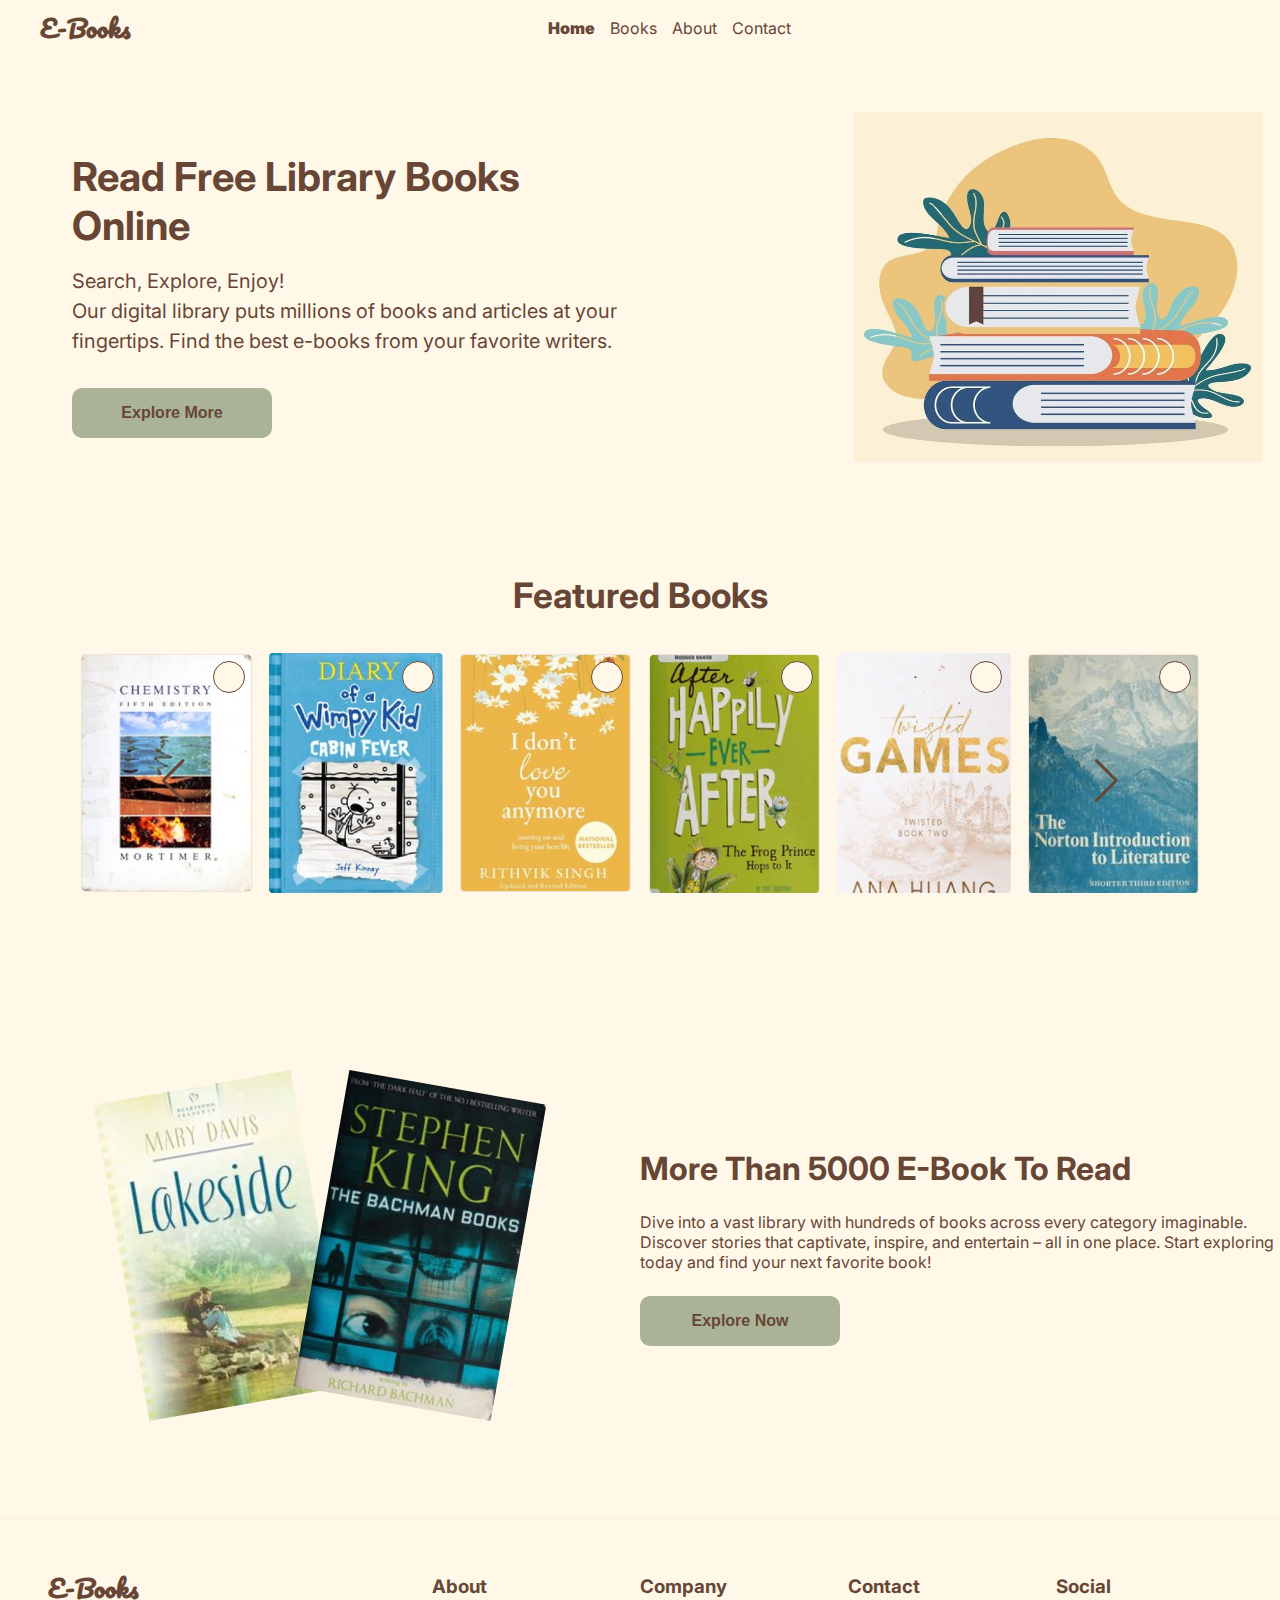
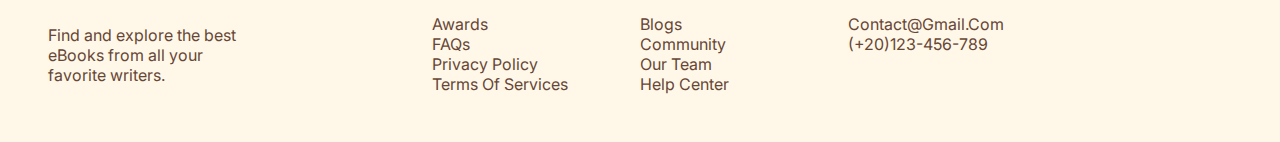
<file: index.html>
<!DOCTYPE html>
<html lang="en">

<head>
    <meta charset="UTF-8">
    <meta name="viewport" content="width=device-width, initial-scale=1.0">
    <title>E-Book library</title>
    <link rel="stylesheet" href="https://cdnjs.cloudflare.com/ajax/libs/font-awesome/6.6.0/css/all.min.css"
        integrity="sha512-Kc323vGBEqzTmouAECnVceyQqyqdsSiqLQISBL29aUW4U/M7pSPA/gEUZQqv1cwx4OnYxTxve5UMg5GT6L4JJg=="
        crossorigin="anonymous" referrerpolicy="no-referrer" />
    <link rel="preconnect" href="https://fonts.googleapis.com">
    <link rel="preconnect" href="https://fonts.gstatic.com" crossorigin>
    <link
        href="https://fonts.googleapis.com/css2?family=Inter:ital,opsz,wght@0,14..32,100..900;1,14..32,100..900&family=Pacifico&display=swap"
        rel="stylesheet">

    <link rel="stylesheet" href="https://cdn.jsdelivr.net/npm/swiper@11/swiper-bundle.min.css" />

    <link rel="stylesheet" href="./css/style.css">
</head>

<body>
    <header class="header" id="header">
        <nav class="nav">
            <h2 class="nav__title">E-Books</h2>
            <!-- <div class="nav__hamburger">
                <div class="line"></div>
                <div class="line"></div>
                <div class="line"></div>
            </div> -->
            <div class="nav__menu">
                <ul class="nav__list">
                    <li class="nav__item"> <a class="active" href="#">Home</a></li>
                    <li class="nav__item"> <a href="./html/categories.html">Books</a></li>
                    <li class="nav__item"> <a href="#">About</a></li>
                    <li class="nav__item"> <a href="#">Contact</a></li>
                </ul>
            </div>
            <div class="nav__actions">
                <i class="fa-solid fa-magnifying-glass search-button" id="search-button"></i>
                <i class="fa-regular fa-heart favorite-button" id="favorite-button"></i>
                <i class="fa-solid fa-user login-button" id="login-button"></i>
                <!-- <button class="header__button" onclick="document.location = './htmlPages/login.html'">login</button> -->
            </div>
        </nav>
    </header>

    <div class="search" id="search-content">
        <form action="" class="search__form">
            <input class="search__input" type="search" placeholder="What are you looking for?">
            <i class="fa-solid fa-magnifying-glass search__icon"></i>
        </form>
        <i class="fa-solid fa-xmark search__close" id="search-close"></i>
    </div>


    <main class="main">
        <div class="home" id="home">
            <div class="home__container">
                <div class="home__data">
                    <h2 class="home__title">read free library books online</h2>
                    <p class="home__description">
                        Search, Explore, Enjoy! <br>
                        Our digital library puts millions of books
                        and articles at your fingertips. Find the 
                        best e-books from your favorite writers.
                    </p>
                    <button class="home-button">
                        <a href="./html/categories.html">Explore More</a>
                    </button>
                </div>
                <div class="home__image">
                    <img src="./images/home-img.jpg" alt="">
                </div>
            </div>
        </div>
        <!-- <div class="services">
            <div class="services__container">
                <div class="services__card">
                    <i class="fa-solid fa-truck"></i>
                    <h3 class="services__title">Free Shipping</h3>
                    <p class="services__description">Order More Than $100</p>
                </div>
                <div class="services__card">
                    <i class="fa-solid fa-lock"></i>
                    <h3 class="services__title">Secure Payment</h3>
                    <p class="services__description">100% Secure Payment</p>
                </div>
                <div class="services__card">
                    <i class="fa-solid fa-headset"></i>
                    <h3 class="services__title">24/7 Support</h3>
                    <p class="services__description">Call Us Anytime</p>
                </div>
            </div>
        </div> -->
        <div class="featured" id="featured">
            <h2 class="featured__title">Featured Books</h2>
            <div class="featured__container">
                <div class="featured__swiper swiper">
                    <div class="swiper-wrapper">
                        <div class="featured__card swiper-slide">
                            <img src="images/book1.png" alt="Book-img" class="featured__img">
                            <div class="book-favorite">
                                <i class="fa-regular fa-heart"></i>
                            </div>
                        </div>
                        <div class="featured__card swiper-slide">
                            <img src="images/book2.png" alt="Book-img" class="featured__img">
                            <div class="book-favorite">
                                <i class="fa-regular fa-heart"></i>
                            </div>
                        </div>
                        <div class="featured__card swiper-slide">
                            <img src="images/book3.png" alt="Book-img" class="featured__img">
                            <div class="book-favorite">
                                <i class="fa-regular fa-heart"></i>
                            </div>
                        </div>
                        <div class="featured__card swiper-slide">
                            <img src="images/book4.png" alt="Book-img" class="featured__img">
                            <div class="book-favorite">
                                <i class="fa-regular fa-heart"></i>
                            </div>
                        </div>
                        <div class="featured__card swiper-slide">
                            <img src="images/book5.png" alt="Book-img" class="featured__img">
                            <div class="book-favorite">
                                <i class="fa-regular fa-heart"></i>
                            </div>
                        </div>
                        <div class="featured__card swiper-slide">
                            <img src="images/book6.png" alt="Book-img" class="featured__img">
                            <div class="book-favorite">
                                <i class="fa-regular fa-heart"></i>
                            </div>
                        </div>
                        <div class="featured__card swiper-slide">
                            <img src="images/book7.png" alt="Book-img" class="featured__img">
                            <div class="book-favorite">
                                <i class="fa-regular fa-heart"></i>
                            </div>
                        </div>
                        <div class="featured__card swiper-slide">
                            <img src="images/book8.png" alt="Book-img" class="featured__img">
                            <div class="book-favorite">
                                <i class="fa-regular fa-heart"></i>
                            </div>
                        </div>
                        <div class="featured__card swiper-slide">
                            <img src="images/book9.png" alt="Book-img" class="featured__img">
                            <div class="book-favorite">
                                <i class="fa-regular fa-heart"></i>
                            </div>
                        </div>
                    </div>
                </div>
            </div>
                <div class="swiper-button-prev">
                    <i class="fa-solid fa-chevron-left"></i>
                </div>
                <div class="swiper-button-next">
                    <i class="fa-solid fa-chevron-right"></i>
                </div>
        </div>
        <div class="explore" id="explore">
            <div class="explore__container">
                <div class="explore__images">
                    <img src="images/book11.png" alt="" class="explore__img-1">
                    <img src="images/book9.png" alt="" class="explore__img-2">
                </div>
                <div class="explore__data">
                    <h2 class="explore__title">
                        More Than 5000 e-book to read
                    </h2>
                    <p class="explore__description">
                        Dive into a vast library with hundreds of books across every category imaginable.
                        Discover stories that captivate, inspire, and entertain – all in one place.
                        Start exploring today and find your next favorite book!
                    </p>
                    <button  class="explore-button">
                        <a href="./html/categories.html">Explore Now</a>
                    </button>
                </div>
            </div>
        </div>
    </main>

    <footer class="footer">
        <div class="footer_container">
            <h2 class="footer__title">E-Books</h2>
            <p class="footer__description">
                Find and explore the best <br>
                eBooks from all your <br>
                favorite writers.
            </p>
        </div>
        <div class="footer__data">
            <h3 class="footer__subtitle">About</h3>
            <ul class="footer__links">
                <li> <a class="footer__link" href="#">Awards</a></li>
                <li> <a class="footer__link" href="#">FAQs</a></li>
                <li> <a class="footer__link" href="#">Privacy policy</a></li>
                <li> <a class="footer__link" href="#">Terms of Services</a></li>
            </ul>
        </div>
        <div class="footer__data">
            <h3 class="footer__subtitle">Company</h3>
            <ul class="footer__links">
                <li> <a class="footer__link" href="#">Blogs</a></li>
                <li> <a class="footer__link" href="#">Community</a></li>
                <li> <a class="footer__link" href="#">Our Team</a></li>
                <li> <a class="footer__link" href="#">Help Center</a></li>
            </ul>
        </div>
        <div class="footer__data">
            <h3 class="footer__subtitle">Contact</h3>
            <ul class="footer__links">
                <li> <a class="footer__link" href="#">contact@gmail.com</a></li>
                <li> <a class="footer__link" href="#">(+20)123-456-789</a></li>
            </ul>
        </div>
        <div class="footer__data">
            <h3 class="footer__subtitle">Social</h3>
            <div class="footer__social">
                <i class="fa-brands fa-facebook"></i>
                <i class="fa-brands fa-twitter"></i>
                <i class="fa-brands fa-instagram"></i>
                <i class="fa-brands fa-linkedin"></i>
            </div>
        </div>
    </footer>

    <script src="https://cdn.jsdelivr.net/npm/swiper@11/swiper-bundle.min.js"></script>
    <script src="./js/main.js"></script>
</body>

</html>
</file>
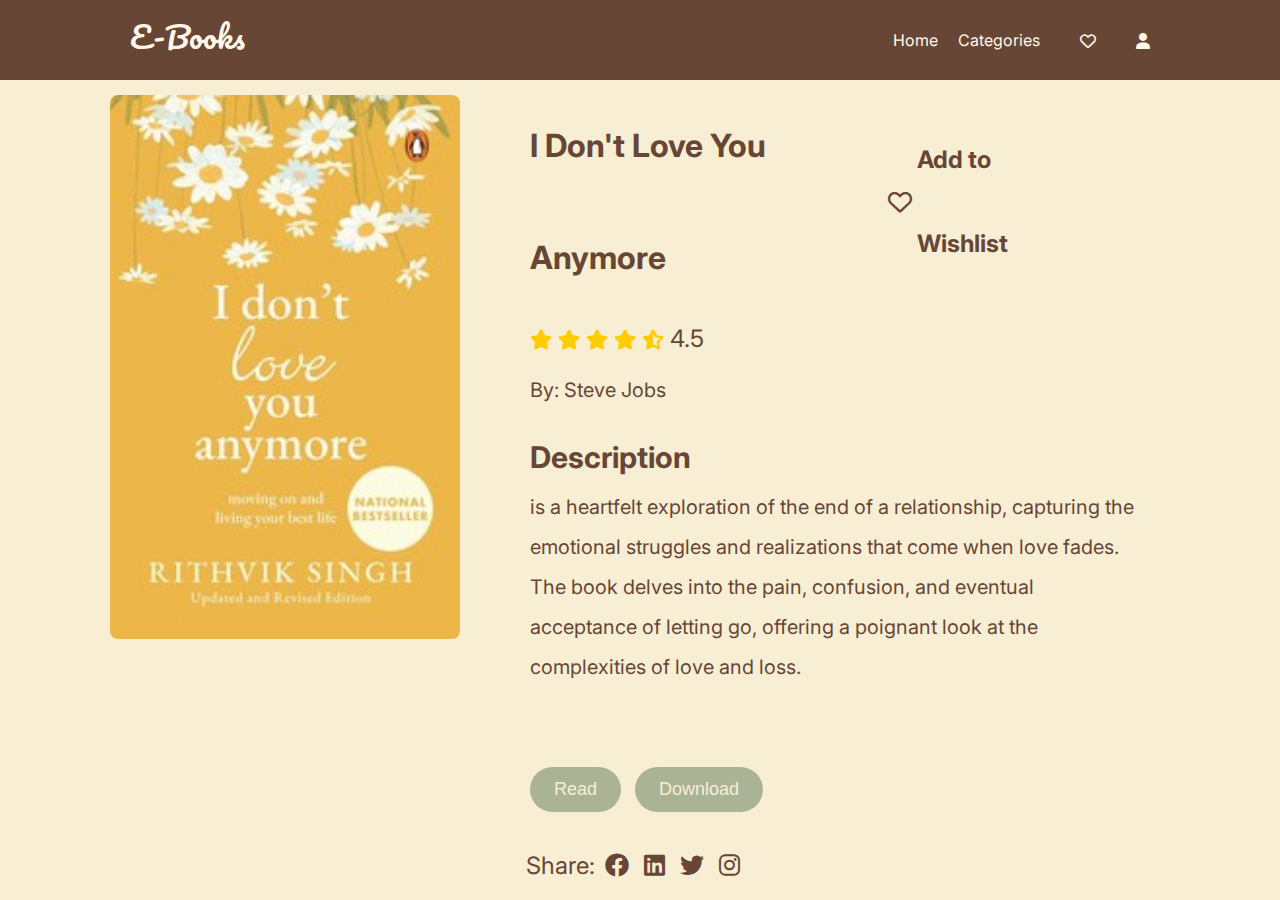
<file: html/book.html>
<!DOCTYPE html>
<html lang="en">
<head>
    <meta charset="UTF-8">
    <meta name="viewport" content="width=device-width, initial-scale=1.0">
    <title>Document</title>

    <link rel="stylesheet" href="https://cdnjs.cloudflare.com/ajax/libs/font-awesome/6.0.0-beta3/css/all.min.css">
    <link rel="stylesheet" href="../cssPages/book.css">
    <link rel="preconnect" href="https://fonts.googleapis.com">
    <link rel="preconnect" href="https://fonts.gstatic.com" crossorigin>
    <link href="https://fonts.googleapis.com/css2?family=Inter:ital,opsz,wght@0,14..32,100..900;1,14..32,100..900&display=swap" rel="stylesheet">
    <link rel="preconnect" href="https://fonts.googleapis.com">
    <link rel="preconnect" href="https://fonts.gstatic.com" crossorigin>
    <link href="https://fonts.googleapis.com/css2?family=Inter:ital,opsz,wght@0,14..32,100..900;1,14..32,100..900&family=Pacifico&display=swap" rel="stylesheet">
</head>
<body>
<div class="header">

    <div class="header__logo">E-Books</div>

    <div class="header__hamburger">
        <div class="line"></div>
        <div class="line"></div>
        <div class="line"></div>
    </div>
    <div class="header__nav">
        <ul class="header__ul">
            <li> <a href="home.html"> Home</a></li>
                <li> <a href="categories.html">Categories</a></li>
                <li class="header__icons"><a href="book.html"><i class="fa-regular fa-heart"></i></a></li>
                <li class="header__icons"> <a href="profile.html"><i class="fa-solid fa-user"></i></a></li>

        </ul>
    </div>
</div>
<div class="book-details-page">
    <div class="container">
        <div class="book-details-page__image">
            <img src="../images/book3.jpg" alt="Book Image">
        </div>
        <div class="book-details-page__info">
            <h1 class="book-details-page__title">
                I Don't Love You Anymore
                <div class="book-details-page__wishlist">
                    <i class="fa-regular fa-heart"></i>
                    <span>Add to Wishlist</span>
                </div>
            </h1>
            <div class="book-details-page__rating">
                <i class="fas fa-star"></i>
                <i class="fas fa-star"></i>
                <i class="fas fa-star"></i>
                <i class="fas fa-star"></i>
                <i class="fas fa-star-half-alt"></i>
                <span> 4.5</span>
            </div>
            <div class="book-details-page__author">
                By: Steve Jobs
            </div>
            <div class="book-details-page__description">
                <h2>Description</h2>
                is a heartfelt exploration of the end of a relationship, capturing the emotional struggles and
                realizations
                that come when love fades. The book delves into the pain, confusion, and eventual acceptance of letting
                go,
                offering a poignant look at the complexities of love and loss.
            </div>
            <div class="book-details-page__actions">
                <button class="book-details-page__button book-details-page__button--read">Read</button>
                <button class="book-details-page__button book-details-page__button--download">Download</button>
            </div>
        </div>
    </div>
    <div class="book-details-page__social-share">
        <span>Share:</span>
        <a href="#" class="book-details-page__social-share-link"><i class="fab fa-facebook"></i></a>
        <a href="#" class="book-details-page__social-share-link"><i class="fab fa-linkedin"></i></a>
        <a href="#" class="book-details-page__social-share-link"><i class="fab fa-twitter"></i></a>
        <a href="#" class="book-details-page__social-share-link"><i class="fab fa-instagram"></i></a>
    </div>
</div>
<script src="../jsPages/book.js"></script>
</body>
</html>
</file>
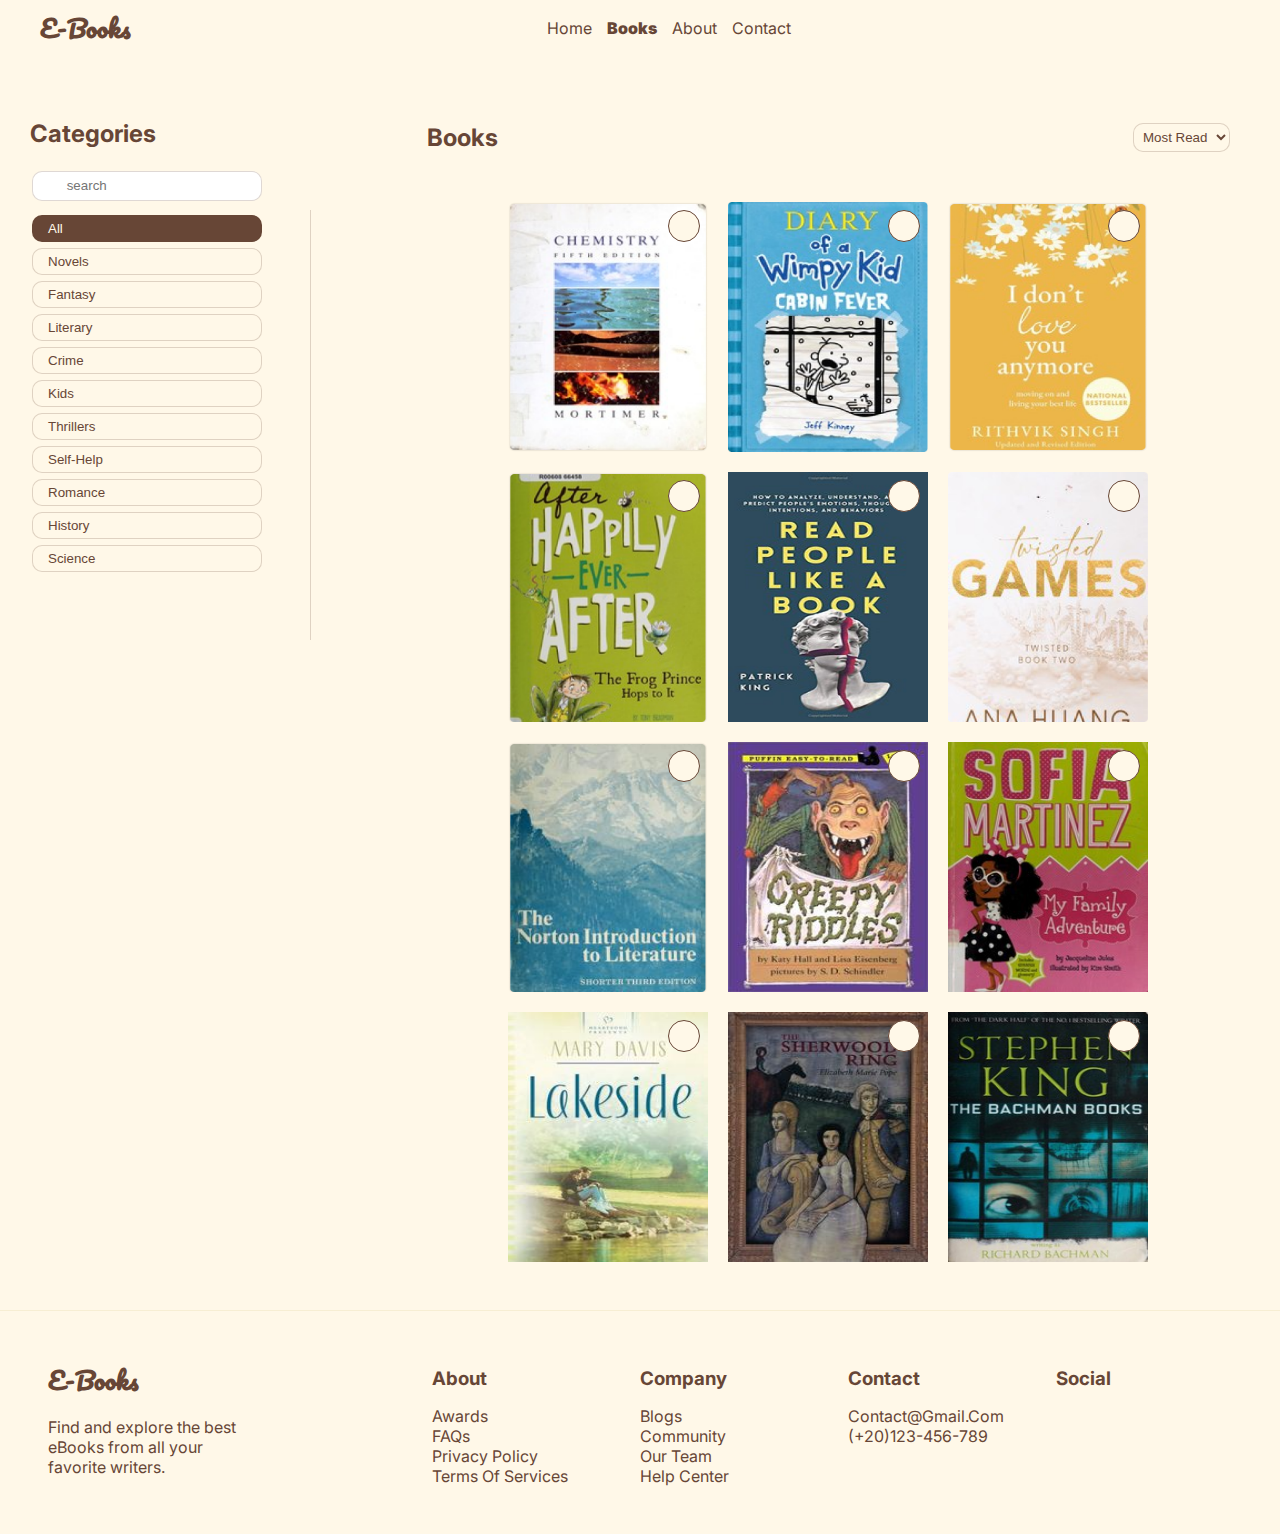
<file: html/categories.html>
<!DOCTYPE html>
<html lang="en">

<head>
    <meta charset="UTF-8">
    <meta name="viewport" content="width=device-width, initial-scale=1.0">
    <title>E-Books</title>
    <link rel="stylesheet" href="https://cdnjs.cloudflare.com/ajax/libs/font-awesome/6.6.0/css/all.min.css"
        integrity="sha512-Kc323vGBEqzTmouAECnVceyQqyqdsSiqLQISBL29aUW4U/M7pSPA/gEUZQqv1cwx4OnYxTxve5UMg5GT6L4JJg=="
        crossorigin="anonymous" referrerpolicy="no-referrer" />
    <link rel="preconnect" href="https://fonts.googleapis.com">
    <link rel="preconnect" href="https://fonts.gstatic.com" crossorigin>
    <link
        href="https://fonts.googleapis.com/css2?family=Inter:ital,opsz,wght@0,14..32,100..900;1,14..32,100..900&family=Pacifico&display=swap"
        rel="stylesheet">

    <link rel="stylesheet" href="https://cdn.jsdelivr.net/npm/swiper@11/swiper-bundle.min.css" />

    <link rel="stylesheet" href="../css/categories.css">
</head>

<body>
    <header class="header" id="header">
        <nav class="nav">
            <h2 class="nav__title">E-Books</h2>
            <!-- <div class="nav__hamburger">
                <div class="line"></div>
                <div class="line"></div>
                <div class="line"></div>
            </div> -->
            <div class="nav__menu">
                <ul class="nav__list">
                    <li class="nav__item"> <a href="../index.html">Home</a></li>
                    <li class="nav__item"> <a class="active_nav_li" href="#">Books</a></li>
                    <li class="nav__item"> <a href="#">About</a></li>
                    <li class="nav__item"> <a href="#">Contact</a></li>
                </ul>
            </div>
            <div class="nav__actions">
                <i class="fa-solid fa-magnifying-glass search-button" id="search-button"></i>
                <i class="fa-regular fa-heart favorite-button" id="favorite-button"></i>
                <i class="fa-solid fa-user login-button" id="login-button"></i>
                <!-- <button class="header__button" onclick="document.location = './htmlPages/login.html'">login</button> -->
            </div>
        </nav>
    </header>

    <div class="search" id="search-content">
        <form action="" class="search__form">
            <input class="search__input" type="search" placeholder="What are you looking for?">
            <i class="fa-solid fa-magnifying-glass search__icon"></i>
        </form>
        <i class="fa-solid fa-xmark search__close" id="search-close"></i>
    </div>

    <main>
        <div class="aside">
            <div class="aside__content">
                <h2 class="aside__h2">Categories</h2>
    
                <div class="aside__search">
                    <input type="text" class="aside__search__input" placeholder=" search ">
                    <i class="fa-solid fa-magnifying-glass"></i>
                </div>
    
                <ul class="aside__ul">
                    <button class="aside__ul__categories active" onclick="filterProduct('All')">All</button>
                    <button class="aside__ul__categories" onclick="filterProduct('Novels')">Novels</button>
                    <button class="aside__ul__categories" onclick="filterProduct('Fantasy')">Fantasy</button>
                    <button class="aside__ul__categories" onclick="filterProduct('Literary')">Literary</button>
                    <button class="aside__ul__categories" onclick="filterProduct('Crime')">Crime</button>
                    <button class="aside__ul__categories" onclick="filterProduct('Kids')">Kids</button>
                    <button class="aside__ul__categories" onclick="filterProduct('Thrillers')">Thrillers</button>
                    <button class="aside__ul__categories" onclick="filterProduct('Self-help')">Self-help</button>
                    <button class="aside__ul__categories" onclick="filterProduct('Romance')">Romance</button>
                    <button class="aside__ul__categories" onclick="filterProduct('History')">History</button>
                    <button class="aside__ul__categories" onclick="filterProduct('Science')">Science</button>
                </ul>
            </div>
            
            <div class="verticle-line"></div>
        </div>
    
        <div class="main">
            <div class="main__top">
                <h2 class="main__h2">Books</h2>
    
                <form action="">
                    <select id="dropdown" name="filter">
                        <option value="most-read">Most Read</option>
                        <option value="popular">Popular</option>
                        <option value="newest">Newest</option>
                        <option value="oldest">Oldest</option>
                    </select>
                </form>
            </div>
    
            <div class="main__books">
                
            </div>
        </div>
    </main>

    <footer class="footer">
        <div class="footer_container">
            <h2 class="footer__title">E-Books</h2>
            <p class="footer__description">
                Find and explore the best <br>
                eBooks from all your <br>
                favorite writers.
            </p>
        </div>
        <div class="footer__data">
            <h3 class="footer__subtitle">About</h3>
            <ul class="footer__links">
                <li> <a class="footer__link" href="#">Awards</a></li>
                <li> <a class="footer__link" href="#">FAQs</a></li>
                <li> <a class="footer__link" href="#">Privacy policy</a></li>
                <li> <a class="footer__link" href="#">Terms of Services</a></li>
            </ul>
        </div>
        <div class="footer__data">
            <h3 class="footer__subtitle">Company</h3>
            <ul class="footer__links">
                <li> <a class="footer__link" href="#">Blogs</a></li>
                <li> <a class="footer__link" href="#">Community</a></li>
                <li> <a class="footer__link" href="#">Our Team</a></li>
                <li> <a class="footer__link" href="#">Help Center</a></li>
            </ul>
        </div>
        <div class="footer__data">
            <h3 class="footer__subtitle">Contact</h3>
            <ul class="footer__links">
                <li> <a class="footer__link" href="#">contact@gmail.com</a></li>
                <li> <a class="footer__link" href="#">(+20)123-456-789</a></li>
            </ul>
        </div>
        <div class="footer__data">
            <h3 class="footer__subtitle">Social</h3>
            <div class="footer__social">
                <i class="fa-brands fa-facebook"></i>
                <i class="fa-brands fa-twitter"></i>
                <i class="fa-brands fa-instagram"></i>
                <i class="fa-brands fa-linkedin"></i>
            </div>
        </div>
    </footer>

    <script src="https://cdn.jsdelivr.net/npm/swiper@11/swiper-bundle.min.js"></script>
    <script src="../js/categories.js"></script>
</body>

</html>
</file>
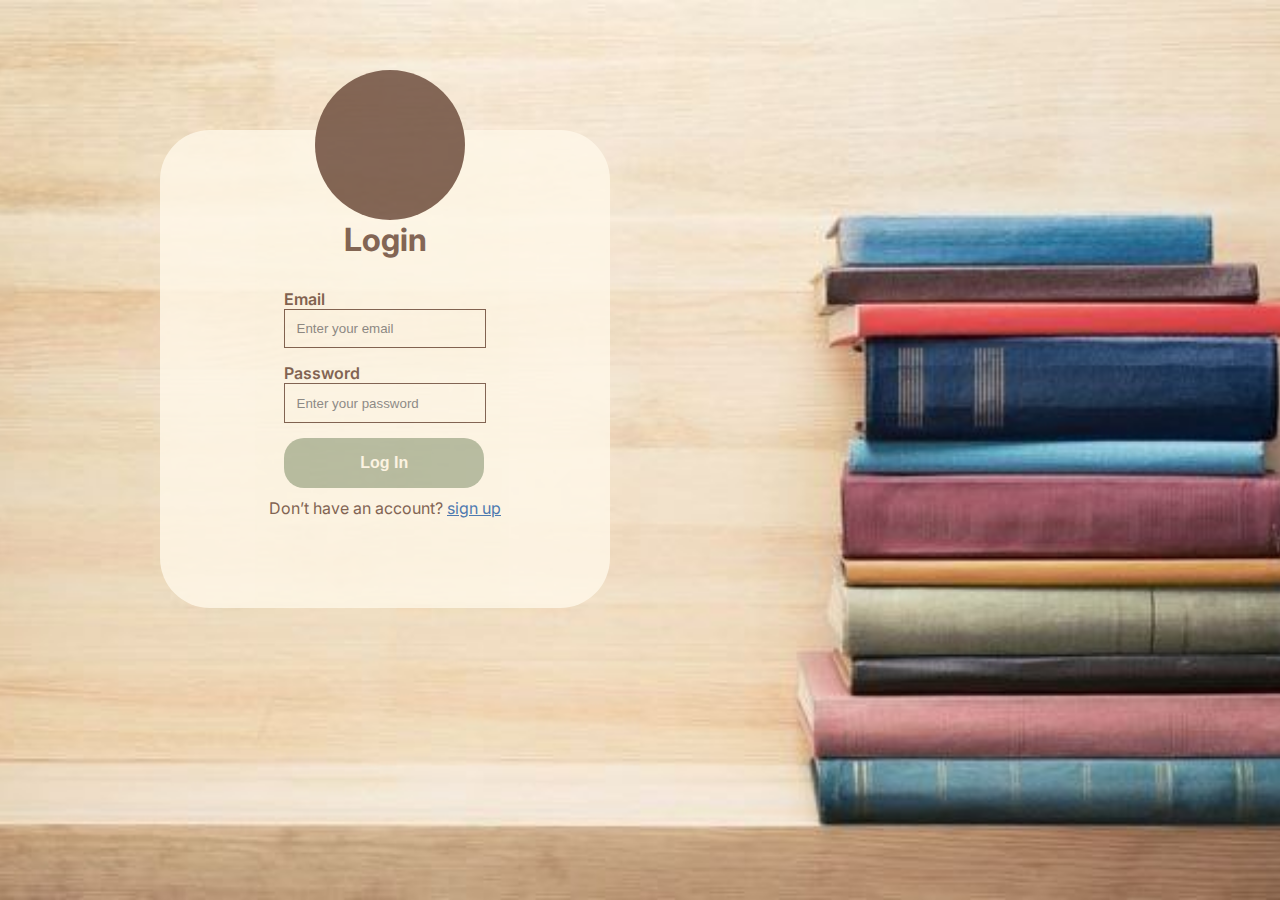
<file: html/login.html>
<!DOCTYPE html>
<html lang="en">

<head>
    <meta charset="UTF-8">
    <meta name="viewport" content="width=device-width, initial-scale=1.0">
    <link rel="stylesheet" href="https://cdnjs.cloudflare.com/ajax/libs/font-awesome/6.6.0/css/all.min.css"
        integrity="sha512-Kc323vGBEqzTmouAECnVceyQqyqdsSiqLQISBL29aUW4U/M7pSPA/gEUZQqv1cwx4OnYxTxve5UMg5GT6L4JJg=="
        crossorigin="anonymous" referrerpolicy="no-referrer" />
    <link rel="preconnect" href="https://fonts.googleapis.com">
    <link rel="preconnect" href="https://fonts.gstatic.com" crossorigin>
    <link
        href="https://fonts.googleapis.com/css2?family=Inter:ital,opsz,wght@0,14..32,100..900;1,14..32,100..900&family=Pacifico&display=swap"
        rel="stylesheet">

    <link rel="stylesheet" href="../css/login.css">
    <title>Document</title>
</head>

<body>
    <div class="login" id="log-in">
        <div class="login__container">
            <i class="fa-solid fa-user profile-img"></i>
            <h1 class="login__title">Login</h1>
            <form action="" class="login__form">
                <div>
                    <label class="login__label" for="login-email">Email</label>
                    <input type="email" class="login__input" id="login-email" placeholder="Enter your email">
                </div>
                <div>
                    <Label class="login__label" for="login-password">Password</Label>
                    <input type="password" class="login__input" id="login-password" placeholder="Enter your password">
                </div>
                <button type="submit" class="login__button">Log In</button>
            </form>
            <p class="login__sign">Don’t have an account? <a href="#">sign up</a></p>
        </div>
    </div>
</body>

</html>
</file>
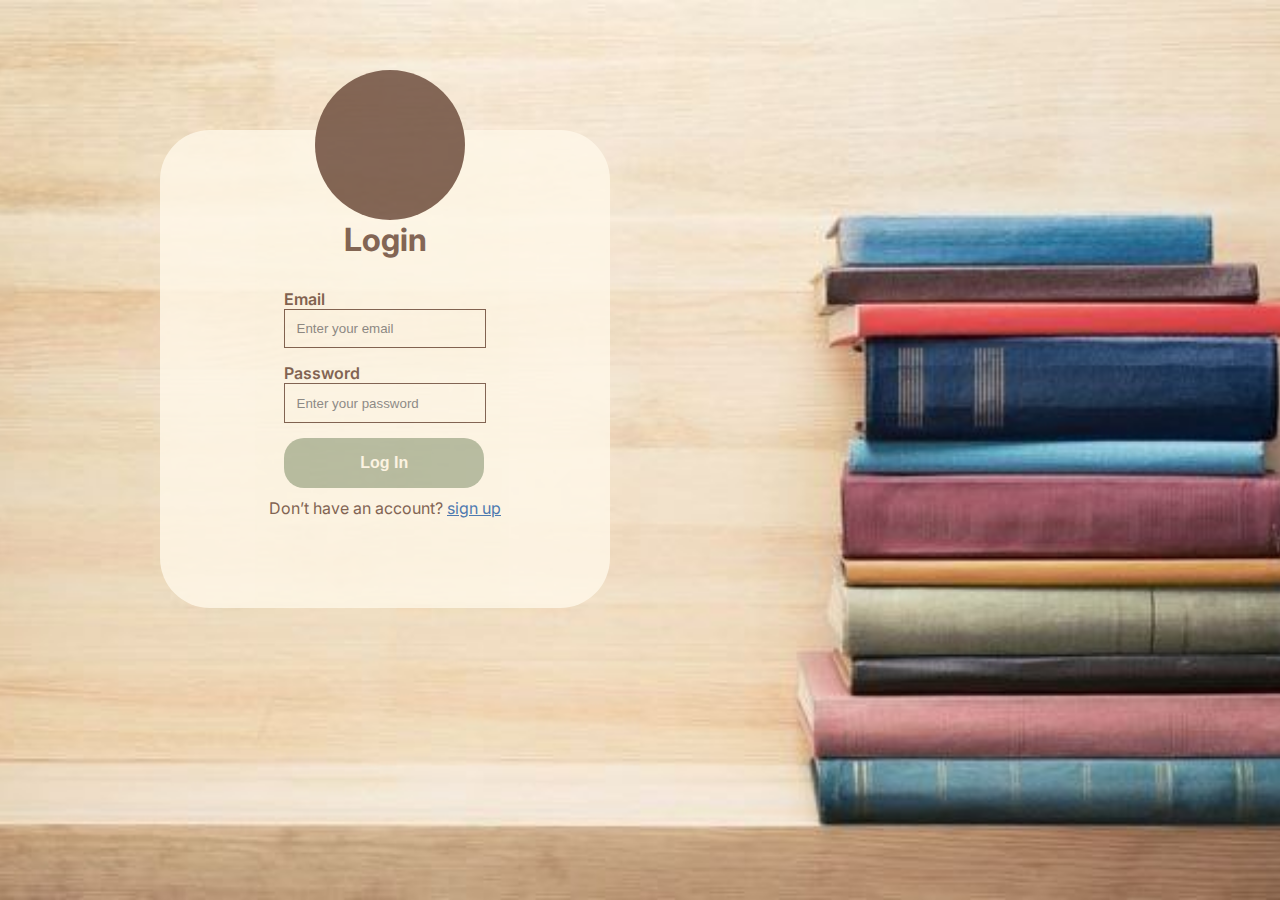
<file: htmlPages/login.html>
<!DOCTYPE html>
<html lang="en">

<head>
    <meta charset="UTF-8">
    <meta name="viewport" content="width=device-width, initial-scale=1.0">
    <link rel="stylesheet" href="https://cdnjs.cloudflare.com/ajax/libs/font-awesome/6.6.0/css/all.min.css"
        integrity="sha512-Kc323vGBEqzTmouAECnVceyQqyqdsSiqLQISBL29aUW4U/M7pSPA/gEUZQqv1cwx4OnYxTxve5UMg5GT6L4JJg=="
        crossorigin="anonymous" referrerpolicy="no-referrer" />
    <link rel="preconnect" href="https://fonts.googleapis.com">
    <link rel="preconnect" href="https://fonts.gstatic.com" crossorigin>
    <link
        href="https://fonts.googleapis.com/css2?family=Inter:ital,opsz,wght@0,14..32,100..900;1,14..32,100..900&family=Pacifico&display=swap"
        rel="stylesheet">

    <link rel="stylesheet" href="../css/login.css">
    <title>Document</title>
</head>

<body>
    <div class="login" id="log-in">
        <div class="login__container">
            <i class="fa-solid fa-user profile-img"></i>
            <h1 class="login__title">Login</h1>
            <form action="" class="login__form">
                <div>
                    <label class="login__label" for="login-email">Email</label>
                    <input type="email" class="login__input" id="login-email" placeholder="Enter your email">
                </div>
                <div>
                    <Label class="login__label" for="login-password">Password</Label>
                    <input type="password" class="login__input" id="login-password" placeholder="Enter your password">
                </div>
                <button type="submit" class="login__button">Log In</button>
            </form>
            <p class="login__sign">Don’t have an account? <a href="signup.html">sign up</a></p>
        </div>
    </div>
</body>

</html>
</file>
<file: css/style.css>
:root{
    --header-height: 3.5rem;

    --body-color:#FFF8E8;
    --first-color:#674636;
    --second-color:#F7EED3;
    --third-color:#AAB396;

    --biggest-font-size: 2.5rem;
    --h1-font-size: 1.5rem;
    --h2-font-size: 1.25rem;
    --h3-font-size: 1rem;
    --normal-font-size: .938rem;
    --small-font-size: .813rem;
    --smaller-font-size: .75rem;

    --font-regular: 400;
    --font-medium: 500;
    --font-semi-bold: 600;
    --font-bold: 900;

    --logo-font: "Pacifico", serif;
    --body-font: "Inter", serif;
}

* {
    margin: 0px;
    padding: 0px;
    box-sizing: border-box;
    position: relative;
}

html {
    scroll-behavior: smooth;
}

body{
    width: 100vw;
    max-width:100vw;
    height: 100vh;
    max-height:100vh;
    background-color: var(--body-color);
    font-family: var(--body-font);
    overflow-x: hidden;
}

input,
button {
    border: none;
    outline: none;
}

h1, h2, h3, h4, h5, 
a, button{
    text-transform: capitalize;
}

a{
    text-decoration: none;
    color: var(--first-color);
}

ul {
    list-style: none;
}

img {
    display: block;
    max-width: 100%;
    height: auto;
}

.active{
    font-weight: var(--font-bold);
}

.main {
    overflow: hidden; 
}

/* header */
.header{
    padding: 0 2.5rem;
    position: fixed;
    top: 0;
    left: 0;
    width: 100%;
    background-color:var(--body-color) ;
    z-index: 100;
}

.nav{
    height: var(--header-height);
    display: flex;
    align-items: center;
    justify-content:space-between;
}

.nav__title{
    column-gap: 5rem;
    color: var( --first-color);
    font-size: var(--h1-font-size);
    font-family: var(--logo-font);
}

.nav__menu .nav__list{
    display: flex;
    justify-content: space-between;
    column-gap: 15px;
    transition: all .4s;
}

.nav__menu .nav__item{
    transition: all .4s;
}

.nav__menu .nav__item:hover, .nav__actions i:hover{
    transform: scale(1.1);
    color: var(--third-color);
}

.nav__actions{
    display: flex;
    align-items: center;
    column-gap: 1rem;
}

.nav__actions i{
    font-size: 1.2rem;
    color: var(--first-color);
    cursor: pointer;
    transition: all .4s;
}

.search{
    position: fixed;
    top: -100%;
    left: 0;
    width: 100%;
    height: 100%;
    z-index: 100;
    background-color: rgba(215, 215, 215, 0.6);
    backdrop-filter: blur(16px);
    padding: 8rem 10rem;
    transition: top .4s;
}

.search__form{
    display: flex;
    align-items: center;
    justify-content: space-between;
    column-gap: .5rem;
    border: 2px solid var(--first-color);
    border-radius: 50px;
    padding-inline: 1.35rem;
}

.search__icon{
    color: var(--third-color);
    font-size: 1.2rem;
    font-weight: var(--font-bold);
}

.search__input{
    width: 100%;
    padding-block: 1rem;
    background-color: rgba(215, 215, 215, 0.1);
    color: var(--first-color);
    font-size: var(--h2-font-size);
}

.search__close{
    position: absolute;
    top: 2rem;
    right: 2rem;
    font-size: 2rem;
    color: var(--first-color);
    cursor: pointer;
}

.show-search{
    top: 0;
}

/** main **/
/* home section */
.home__container {
    display: grid;
    grid-template-columns: 1fr 1fr;
    padding: 7rem 2rem;
    row-gap: 2.5rem;
}

.home__data{
    text-align: initial;
    padding-top: 2.5rem;
    padding-left: 40px;
    width: 600px;
}

.home__title{
    color: var(--first-color);
    font-size: var(--biggest-font-size);
    margin-bottom: 1rem;
}

.home__description{
    line-height: 1.5;
    color: var(--first-color);
    font-size: var(--h2-font-size);
    margin-bottom: 2rem;
}

.home-button, .explore-button{
    background-color: var(--third-color);
    border-radius: 10px;
    width: 200px;
    height: 50px;
    border: var(--third-color);
    font-weight: bold;
    font-size: 1rem;
    cursor: pointer;
    transition: all .4s;
}

.home-button:hover, .explore-button:hover{
    transform: scale(1.1);
}

.home__image{
    display: flex;
    justify-content: end;
    width:630px;
    height: 350px;
}

.home__image img{
    width: 65%;
    height: 100%;
}


/* services section */
.services__container{
    display: flex;
    justify-content: center;
    gap: 5rem;
    color: var(--first-color);
    margin-bottom: 7rem;
}

.services__card{
    text-align: center;
}

.services__card i{
    display: block;
    font-size: 2rem;
    color: var(--first-color);
    margin-bottom: 1rem;
}

.services__title{
    font-size: var(--h3-font-size);
    margin-bottom: .5rem;
}

/* featured section */
.featured, .explore{
    display: flex;
    flex-direction: column;
    justify-content: center;
    align-items: center;
}

.featured__container{
    width: 70rem;
    margin-bottom: 7rem;
}

.featured__title{
    color: var(--first-color);
    font-size: 2.2rem;
    margin-bottom: 2.3rem;
}

.featured__card{
    width: 10rem;
    height: 15rem;
    margin-bottom: 5rem;
    text-align: center;
}

.featured__card:hover{
    transform: scale(1.05);
}

.featured__img{
    height: 100%;
}

.book-favorite{
    position: absolute;
    top: .5rem;
    right: .55rem;
    font-size: 1.2rem;
    color: var(--first-color);
    background-color: var(--body-color);
    width: 2rem;
    height: 2rem;
    border-radius: 50%;
    border: 1px solid var(--first-color);
    padding-top: .3rem;
    padding-left: .1rem;
    cursor: pointer;
}

.swiper-button-prev, .swiper-button-next{
    color: var(--first-color);
    transform: translateY(-3rem);
}

.swiper-button-prev{
    left: 10rem;
}

.swiper-button-next{
    right: 10rem;
}

/* explore section */
.explore__container{
    width: 80rem;
    margin-bottom: 7rem;
    display: grid;
    grid-template-columns: 1fr 1fr;
}

.explore__data{
    padding-top: 4rem;
}

.explore__title{
    color: var(--first-color);
    font-size: 2rem;
    margin-bottom: 1.5rem;
}

.explore__description{
    margin-bottom: 1.5rem;
    color: var(--first-color);
}

.explore__images{
    display: flex;
    justify-content: center;
}

.explore__img-1, .explore__img-2{
    width: 200px;
}

.explore__img-1{
    transform: rotate(-10deg);
}

.explore__img-2{
    transform: rotate(10deg);
}

/* footer section */
.footer{
    padding: 3rem;
    border-top: .5px solid var(--second-color);
    color: var( --first-color);
    display: grid;
    grid-template-columns: 2fr repeat(4, 1fr);
    column-gap: 2rem;
}

.footer__title{
    font-size: var(--h1-font-size);
    font-family: var(--logo-font);
    margin-bottom: 1rem;
}

.footer__subtitle{
    margin-bottom: 1rem;
}

.footer__container{
    row-gap: 3rem;
}

.footer__data{
    padding-top: .5rem;
}

@media screen and (max-width: 990px) {
    /* .nav__hamburger{
        display: block;
        cursor: pointer;
        margin-right: 100px;
        margin-left:80%; 
    }
    .nav__hamburger .line{
        width: 30px;
        height: 3px;
        background-color:var(--body-color);
        margin: 6px 0;
    } */
    .home__data{
        line-height: 1;
        padding-top: 2rem;
        width: 300px;
    }
    .home__title{
        font-size: 2rem;
    }
    .home__description{
        font-size: var(--normal-font-size);
    }
    .home__image{
        width: 400px;
        height: 350px;
    }
    .featured__container, .explore__container{
        width: 30rem;
    }
    .swiper-button-prev{
        left: 5rem;
    }
    .swiper-button-next{
        right: 5rem;
    }
    .explore__data{
        padding-top: 0;
    }
    .explore__title{
        font-size: 1.7rem;
    }
    .explore__images{
        transform: translate(-5rem, 1rem);
    }
    .explore__img-1, .explore__img-2{
        width: 150px;
        height: 250px;
    }
}
</file>
<file: cssPages/book.css>
:root {
    --body-color: #FFF8E8;
    --first-color: #674636;
    --second-color: #F7EED3;
    --buttons-color: #AAB396;
}

* {
    margin: 0;
    padding: 0;
    box-sizing: border-box;
    position: relative;
}

body {
    width: 100svw;
    max-width: 100svw;
    height: 100svh;
    min-height: 100svh;
    background-color: var(--body-color);
    font-family: "Inter", sans-serif;
    overflow-x: hidden;
}

.header {
    display: flex;
    align-items: space-between;
    justify-content: space-between;
    height: 80px;
    background-color: var(--first-color);
    padding: 10px 30px;
    grid-area: header;

    position: fixed;
    z-index: 2;
    top: 0;
    left: 0px;
    right: 0px;
}

.header__logo {
    margin-left: 100px;
    color: var(--body-color);
    font-size: 30px;
    font-family: "Pacifico", cursive;
}

.header__nav {
    display: flex;
    justify-content: center;
    align-items: center;
    margin-right: 100px;
}

.header__ul {
    display: flex;
    list-style-type: none;
}

.header__ul a {
    text-decoration: none;
    color: var(--body-color);
    margin-left: 20px;
    font-size: 16px;
}

.header__ul li:hover {
    transform: scale(1.1);
    transition: 0.3s;

}

.header__icons {
    margin-left: 20px;
    color: var(--body-color);
    font-size: 18px;
    cursor: pointer;
    transition: 0.4s;

}

@media only screen and (max-width:990px) {
    .header__hamburger {
        display: block;
        cursor: pointer;
        margin-right: 100px;
        /* margin-left:80%; */
    }

    .header__hamburger .line {
        width: 30px;
        height: 3px;
        background-color: var(--body-color);
        margin: 6px 0;

    }

    .header__nav {
        height: 0;
        width: 100%;
        position: absolute;
        top: 80px;
        left: 0;
        right: 0;
        width: 100vw;
        background-color: var(--first-color);

        overflow: hidden;
    }

    .header__nav.active {
        height: 450px;
    }

    .header__nav ul {
        display: flex;
        flex-direction: column;
        gap: 20px;
        margin: 0 auto;
        width: fit-content;
        text-align: center;
        transition: 0.5s;
        opacity: 0;
    }

    .header__nav.active ul {
        opacity: 1;
    }

}

.book-details-page {
    max-width: 100%;
    min-height: 100%;
    padding: 20px;
    background-color: var(--second-color);
    display: flex;
    flex-direction: column;
    justify-content: space-between;
}

.container {
    display: flex;
    justify-content: space-between;
    width: 90%;
}

.book-details-page__image {
    margin-right: 70px;
    margin-left: 90px;
    transition: transform 0.3s ease;
}

.book-details-page__image img {
    width: 350px;
    height: auto;
    border-radius: 8px;
    margin-top: 75px;
    transition: transform 0.3s ease;
}

.book-details-page__image:hover img {
    transform: scale(1.05);
}

.book-details-page__info {
    margin-top: 70px;
}

.book-details-page__title {
    font-size: 32px;
    margin: 0 0 10px 0;
    color: var(--first-color);
    display: flex;
    align-items: center;
    justify-content: space-between;
    line-height: 3.5;
}

.book-details-page__wishlist {
    display: flex;
    align-items: center;
    font-size: 24px;
    height: 30px;
    color: var(--first-color);
    cursor: pointer;
    margin-right: 60px;
    transition: color 0.3s ease;
    justify-content: end;
}

.book-details-page__wishlist:hover {
    color: var(--buttons-color);
    padding: 20px;
    border: 2px solid var(--first-color);
    border-radius: 30px;
    background-color: var(--first-color);
}

.book-details-page__wishlist i {
    margin-right: 5px;
}

.book-details-page__rating {
    color: #ffcc00;
    font-size: 20px;
    margin-bottom: 10px;
}

.book-details-page__rating span {
    color: var(--first-color);
    font-size: 24px;
}

.book-details-page__author {
    margin: 25px 0;
    color: var(--first-color);
    font-size: 20px;
}

.book-details-page__description {
    margin-top: 20px;
    font-size: 20px;
    line-height: 2;
    color: var(--first-color);
}

.book-details-page__actions {
    margin-top: 20px;
}

.book-details-page__button {
    padding: 12px 24px;
    font-size: 18px;
    margin-right: 10px;
    border: none;
    border-radius: 25px;
    cursor: pointer;
    top: 60px;
    transition: background-color 0.3s ease, transform 0.3s ease;
}

.book-details-page__button:hover {
    background-color: var(--first-color);
    transform: translateY(-2px);
}

.book-details-page__button--read {
    background-color: var(--buttons-color);
    color: var(--second-color);
}

.book-details-page__button--download {
    background-color: var(--buttons-color);
    color: var(--second-color);
}

.book-details-page__social-share {
    margin-top: 40px;
    font-size: 24px;
    background-color: var(--second-color);
    display: flex;
    justify-content: center;
}

.book-details-page__social-share span {
    margin-right: 10px;
    color: var(--first-color);
}

.book-details-page__social-share-link {
    margin-right: 15px;
    color: var(--first-color);
    font-size: 24px;
    text-decoration: none;
    transition: transform 0.3s ease;
}

.book-details-page__social-share-link:hover {
    transform: scale(1.2);

}

@media (max-width: 768px) {
    .container {
        flex-direction: column;
        align-items: center;
        text-align: center;
    }

    .book-details-page__image {
        margin: 0 0 20px 0;
        text-align: center;
    }

    .book-details-page__image img {
        max-width: 200px;
        height: auto;
    }

    .book-details-page__title {
        font-size: 24px;
        flex-direction: column;
        align-items: center;
    }

    .book-details-page__wishlist {
        margin-top: 10px;
    }

    .book-details-page__rating {
        font-size: 16px;
    }

    .book-details-page__author {
        font-size: 16px;
        margin-bottom: 10px;
    }

    .book-details-page__description {
        font-size: 16px;
        margin-bottom: 20px;
    }

    .book-details-page__actions {
        align-items: center;
        margin: 20px;
    }

    .book-details-page__button {
        width: 100%;
        margin-bottom: 20px;
    }

    .book-details-page__social-share {
        align-items: center;

    }

    .book-details-page__social-share-link {
        font-size: 18px;
    }
}
</file>
<file: css/categories.css>
:root{
    --header-height: 3.5rem;

    --body-color:#FFF8E8;
    --first-color:#674636;
    --second-color:#F7EED3;
    --third-color:#AAB396;
    --line-color: #67463636;

    --biggest-font-size: 2.5rem;
    --h1-font-size: 1.5rem;
    --h2-font-size: 1.25rem;
    --h3-font-size: 1rem;
    --normal-font-size: .938rem;
    --small-font-size: .813rem;
    --smaller-font-size: .75rem;

    --font-regular: 400;
    --font-medium: 500;
    --font-semi-bold: 600;
    --font-bold: 900;

    --logo-font: "Pacifico", serif;
    --body-font: "Inter", serif;
}

* {
    margin: 0px;
    padding: 0px;
    box-sizing: border-box;
    position: relative;
}

html {
    scroll-behavior: smooth;
}

body {
    width: 100vw;
    max-width: 100vw;
    height: 100vh;
    max-height: 100vh;
    background-color: var(--body-color);
    font-family: var(--body-font);
    overflow-x: hidden;
}

input,
button {
    border: none;
    outline: none;
}

h1, h2, h3, h4, h5, 
a, button{
    text-transform: capitalize;
}

a{
    text-decoration: none;
    color: var(--first-color);
}

ul {
    list-style: none;
}

img {
    display: block;
    max-width: 100%;
    height: auto;
}

.active_nav_li{
    font-weight: var(--font-bold);
}

.main {
    overflow: hidden; 
}

/* header */
.header{
    padding: 0 2.5rem;
    position: fixed;
    top: 0;
    left: 0;
    width: 100%;
    background-color:var(--body-color) ;
    z-index: 100;
}

.nav{
    height: var(--header-height);
    display: flex;
    align-items: center;
    justify-content:space-between;
}

.nav__title{
    column-gap: 5rem;
    color: var( --first-color);
    font-size: var(--h1-font-size);
    font-family: var(--logo-font);
}

.nav__menu .nav__list{
    display: flex;
    justify-content: space-between;
    column-gap: 15px;
    transition: all .4s;
}

.nav__menu .nav__item{
    transition: all .4s;
}

.nav__menu .nav__item:hover, .nav__actions i:hover{
    transform: scale(1.1);
    color: var(--third-color);
}

.nav__actions{
    display: flex;
    align-items: center;
    column-gap: 1rem;
}

.nav__actions i{
    font-size: 1.2rem;
    color: var(--first-color);
    cursor: pointer;
    transition: all .4s;
}

.search{
    position: fixed;
    top: -100%;
    left: 0;
    width: 100%;
    height: 100%;
    z-index: 100;
    background-color: rgba(215, 215, 215, 0.6);
    backdrop-filter: blur(16px);
    padding: 8rem 10rem;
    transition: top .4s;
}

.search__form{
    display: flex;
    align-items: center;
    justify-content: space-between;
    column-gap: .5rem;
    border: 2px solid var(--first-color);
    border-radius: 50px;
    padding-inline: 1.35rem;
}

.search__icon{
    color: var(--third-color);
    font-size: 1.2rem;
    font-weight: var(--font-bold);
}

.search__input{
    width: 100%;
    padding-block: 1rem;
    background-color: rgba(215, 215, 215, 0.1);
    color: var(--first-color);
    font-size: var(--h2-font-size);
}

.search__close{
    position: absolute;
    top: 2rem;
    right: 2rem;
    font-size: 2rem;
    color: var(--first-color);
    cursor: pointer;
}

.show-search{
    top: 0;
}

/** main */
main{
    display: grid;
    grid-template-columns: 2fr 4fr;
    grid-template-areas:
    "aside main"
    "aside main"
    "aside main"
    ;
}
/* sidebar section */
.aside{
    padding: 110px 10px 0px 30px;
    line-height: 2;
    grid-area: aside;
    display: flex;
    flex-direction: column;
    width: 95%;

    /* position: fixed;
    z-index: 1;
    top: 0;
    left: 0;
    bottom: 0; */

    display: grid;
    grid-template-columns: 3fr 1fr;
    grid-template-areas:
    "aside vl"
    ;
    gap: 25px;
}

.aside__content{
    display: flex;
    justify-content: center;
    align-items: start;
    flex-direction: column;
    font-weight: bold;    
}

.aside__h2{
    color: var(--first-color);
}

.aside__search{
    width: 90%;
    margin-top: 10px;
}

.aside__search i{
    transform: translate(10px,-30px);
    color: var(--first-color);
}

.aside__search__input{
    width: 100%;
    border: 1px solid var(--line-color);
    border-radius: 10px;
    padding: 5px 5px 5px 30px;
    height: 30px;
    margin-left: 17px;
    transform: translateX(-15px);
    /* background-color: var(--body-color); */
}

.verticle-line{
    width: 1px;
    height: 430px;
    background-color: var(--line-color);
    transform: translateY(100px);
    grid-area: vl;
}

.aside__ul{
    flex-direction: column;
    align-items: center;
    justify-content: center;
    margin:10px 0px;
    width: 90%;
    height: 95%;
}

.aside__ul__categories{
    width: 100%;
    padding: 5px 15px;
    margin: 2px;
    text-align: start;
    border: 1px solid var(--line-color);
    border-radius: 10px;
    color: var(--first-color);
    background-color: var(--body-color);
}

.aside__ul__categories:hover{
    cursor: pointer;
    scale: 1.03;
    transition: 0.2s;
    color: rgb(100, 83, 65);
}

.active{
    background-color: var(--first-color);
    color: var(--body-color);
}

.active:hover{
    color: var(--body-color);
}

/* main section */
.main{
    grid-area: main;
    margin-right: 50px;
    margin-bottom: 3rem;
    padding-top: 123px;
}

.main__top{
    display: flex;
    justify-content: space-between;
    width: 100%;
}

.main__h2{
    color: var(--first-color);
}

.main__top select{
    background-color: var(--body-color);
    color: var(--first-color);
    border: 1px solid var(--line-color);
    border-radius: 10px;
    padding: 5px;
}

.main__books{
    display: flex;
    justify-content: center;
    align-items: center;
    flex-wrap: wrap;
    padding-top: 50px;
    gap: 20px;
}

.main__book{
    display: flex;
    justify-content: space-between;
    flex-direction: column;
    width: 200px;
    height: 250px;
    gap: 10px;
    border-radius: 10px;
}

.main__book__img{
    width: 100%;
    height: 100%;
}

.main__book__img:hover {
    cursor: pointer;
    transform: scale(1.03);
    transition: 0.2s;
}

.book-favorite{
    position: absolute;
    top: .5rem;
    right: .55rem;
    font-size: 1.2rem;
    color: var(--first-color);
    background-color: var(--body-color);
    width: 2rem;
    height: 2rem;
    border-radius: 50%;
    border: 1px solid var(--first-color);
    padding-top: .3rem;
    padding-left: .35rem;
    cursor: pointer;
}

.hide{
    display: none;
}

/* footer section */
.footer{
    padding: 3rem;
    border-top: .5px solid var(--second-color);
    color: var( --first-color);
    display: grid;
    grid-template-columns: 2fr repeat(4, 1fr);
    column-gap: 2rem;
}

.footer__title{
    font-size: var(--h1-font-size);
    font-family: var(--logo-font);
    margin-bottom: 1rem;
}

.footer__subtitle{
    margin-bottom: 1rem;
}

.footer__container{
    row-gap: 3rem;
}

.footer__data{
    padding-top: .5rem;
}
</file>
<file: css/login.css>
:root{
    --header-height: 3.5rem;

    --body-color:#FFF8E8;
    --first-color:#674636;
    --second-color:#F7EED3;
    --third-color:#AAB396;

    --biggest-font-size: 2rem;
    --h1-font-size: 1.5rem;
    --h2-font-size: 1.25rem;
    --h3-font-size: 1rem;
    --normal-font-size: .938rem;
    --small-font-size: .813rem;
    --smaller-font-size: .75rem;

    --font-regular: 400;
    --font-medium: 500;
    --font-semi-bold: 600;
    --font-bold: 900;

    --logo-font: "Pacifico", serif;
    --body-font: "Inter", serif;
}

* {
    margin: 0px;
    padding: 0px;
    box-sizing: border-box;
    position: relative;
}

html {
    scroll-behavior: smooth;
}

body{
    width: 100vw;
    max-width:100vw;
    height: 100vh;
    max-height:100vh;
    background-color: var(--body-color);
    font-family: "Inter", sans-serif;
    overflow-x: hidden;
}

input,
button {
    border: none;
    outline: none;
}

a{
    text-decoration: none;
    color: var(--first-color);
}

.login {
    background-image: url("../images/photo2.jpg");
    background-repeat: no-repeat;
    background-position-x: center;
    background-position-y: center;
    background-size: cover;
    overflow: hidden;
    width: 100vw;
    height: 100vh;
}

.login__container {
    display: flex;
    flex-direction: column;
    justify-content: center;
    align-items: center;
    height: auto;
    width: 450px;
    background-color: var(--body-color);
    border-radius: 50px;
    padding: 90px 0;
    top: 130px;
    left: 160px;
    opacity: 0.8;
}

.profile-img {
    position: absolute;
    top: -60px;
    left: 155px;
    font-size: 100px;
    background-color: var(--first-color);
    color: var(--second-color);
    width: 150px;
    height: 150px;
    border-radius: 50%;
    padding-top: 15px;
    padding-left: 30px;
}

.login__title {
    color: var(--first-color);
}

.login__form{
    margin-top: 30px;
}

.login__label {
    display: block;
    text-align: initial;
    font-weight: var(--font-semi-bold);
    color: var(--first-color);
}

.login__input {
    width: 100%;
    margin-bottom: 15px;
    padding: 0.7rem;
    border: 1px solid var(--first-color);
    background-color: transparent;
}

.login__button {
    background-color: var(--third-color);
    color: var(--body-color);
    border-radius: 20px;
    width: 200px;
    height: 50px;
    border: var(--third-color);
    font-weight: bold;
    font-size: 1rem;
    cursor: pointer;
}

.login__button:hover {
    background-color: #94a56f;
}

.login__sign {
    color: var(--first-color);
    margin-top: 10px;
}

.login__sign a {
    color: rgb(37, 97, 170);
    text-decoration: underline;
}

.login__sign a:hover{
    color: var(--third-color);
}

@media (max-width:990px) {
    .login__container {
        width: 350px;
        left: 100px;
    }
    .profile-img {
        top: -50px;
        left: 130px;
        font-size: 70px;
        width: 100px;
        height: 100px;
        padding-top: 10px;
        padding-left: 20px;
    }
}
</file>
